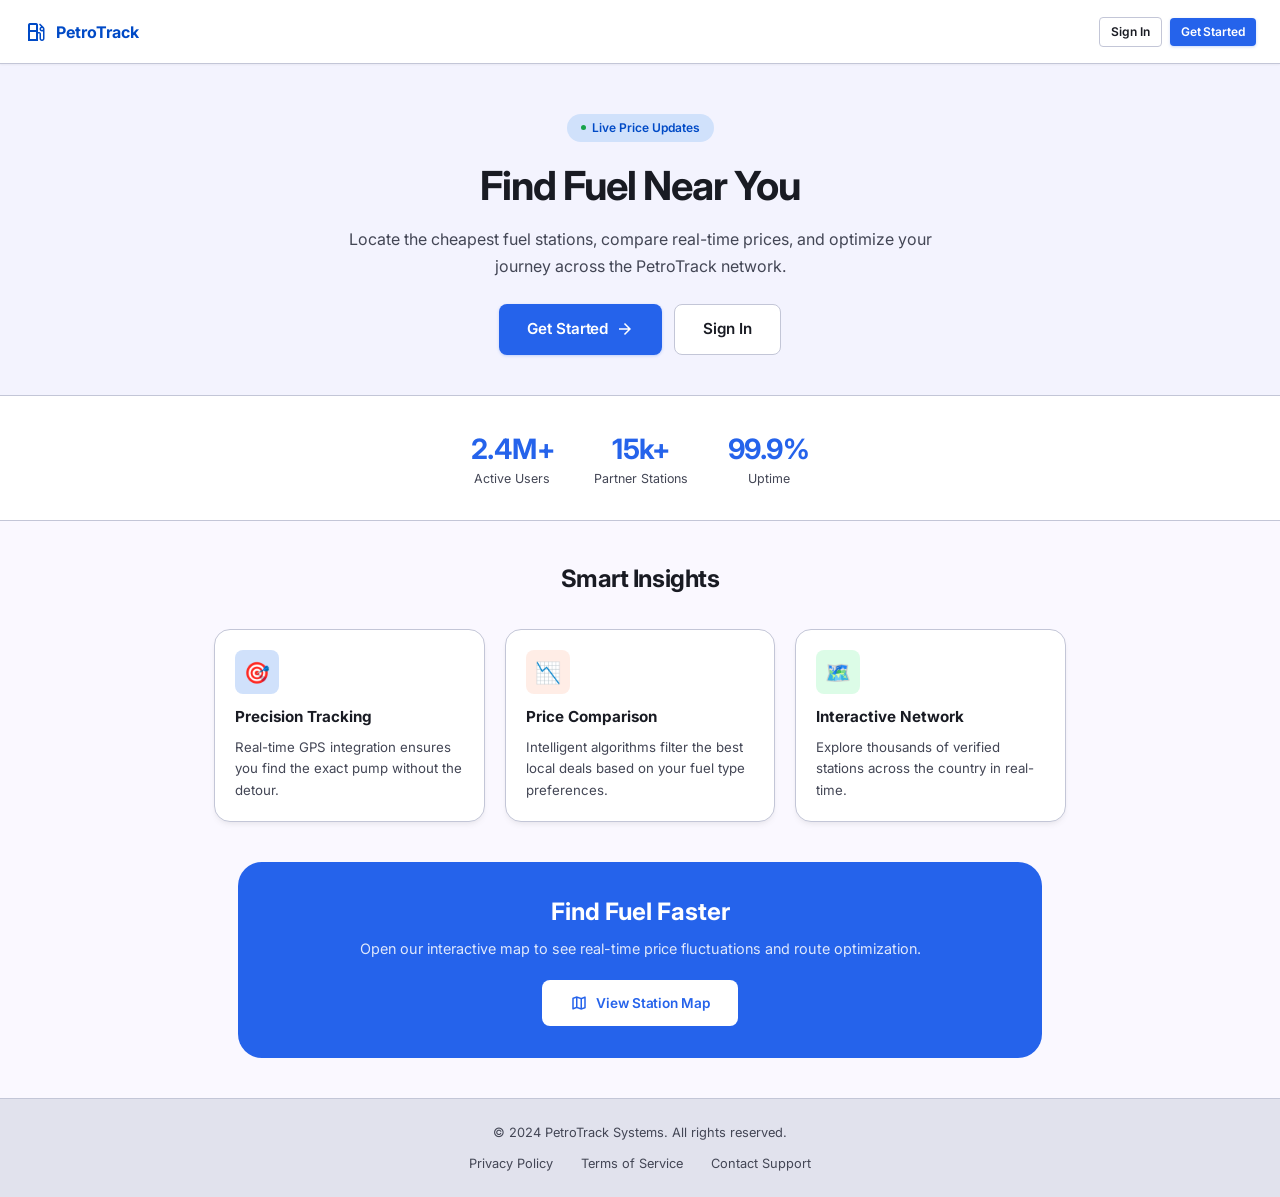
<file: index.html>
<!DOCTYPE html>
<html lang="en">
<head>
  <meta charset="UTF-8">
  <meta name="viewport" content="width=device-width, initial-scale=1.0">
  <title>PetroTrack — Find Fuel Near You</title>
  <link rel="stylesheet" href="style.css">
  <link href="https://fonts.googleapis.com/css2?family=Material+Symbols+Outlined:opsz,wght,FILL,GRAD@20..48,100..700,0..1,-50..200" rel="stylesheet">
</head>
<body>

  <!-- Nav -->
  <nav class="landing-nav">
    <a href="index.html" class="landing-nav-brand">
      <span class="material-symbols-outlined landing-nav-brand-icon">local_gas_station</span>
      <span class="landing-nav-brand-name">PetroTrack</span>
    </a>
    <div class="landing-nav-links">
      <a href="login.html" class="btn btn-secondary btn-sm">Sign In</a>
      <a href="signup.html" class="btn btn-primary btn-sm">Get Started</a>
    </div>
  </nav>

  <!-- Hero -->
  <section style="background: var(--surface-container-low);">
    <div class="landing-hero">
      <div class="landing-live-badge">
        <span class="badge-dot"></span>
        Live Price Updates
      </div>
      <h1>Find Fuel Near You</h1>
      <p>Locate the cheapest fuel stations, compare real-time prices, and optimize your journey across the PetroTrack network.</p>
      <div class="landing-hero-btns">
        <a href="signup.html" class="btn btn-primary" style="padding: 13px 28px; font-size: 0.95rem;">
          Get Started
          <span class="material-symbols-outlined" style="font-size:18px;">arrow_forward</span>
        </a>
        <a href="login.html" class="btn btn-secondary" style="padding: 13px 28px; font-size: 0.95rem;">
          Sign In
        </a>
      </div>
    </div>
  </section>

  <!-- Stats -->
  <div class="landing-stats">
    <div class="landing-stat">
      <div class="landing-stat-value">2.4M+</div>
      <div class="landing-stat-label">Active Users</div>
    </div>
    <div class="landing-stat">
      <div class="landing-stat-value">15k+</div>
      <div class="landing-stat-label">Partner Stations</div>
    </div>
    <div class="landing-stat">
      <div class="landing-stat-value">99.9%</div>
      <div class="landing-stat-label">Uptime</div>
    </div>
  </div>

  <!-- Features -->
  <section class="landing-features">
    <h2>Smart Insights</h2>
    <div class="features-grid">
      <div class="feature-card">
        <div class="feature-icon blue">🎯</div>
        <h3>Precision Tracking</h3>
        <p>Real-time GPS integration ensures you find the exact pump without the detour.</p>
      </div>
      <div class="feature-card">
        <div class="feature-icon orange">📉</div>
        <h3>Price Comparison</h3>
        <p>Intelligent algorithms filter the best local deals based on your fuel type preferences.</p>
      </div>
      <div class="feature-card">
        <div class="feature-icon green">🗺️</div>
        <h3>Interactive Network</h3>
        <p>Explore thousands of verified stations across the country in real-time.</p>
      </div>
    </div>
  </section>

  <!-- CTA Banner -->
  <div style="padding: 0 var(--sp-6); max-width: 900px; margin: 0 auto var(--sp-10);">
    <div class="landing-cta-banner">
      <h2>Find Fuel Faster</h2>
      <p>Open our interactive map to see real-time price fluctuations and route optimization.</p>
      <a href="signup.html" class="btn btn-white" style="padding: 13px 28px;">
        <span class="material-symbols-outlined" style="font-size:18px;">map</span>
        View Station Map
      </a>
    </div>
  </div>

  <!-- Footer -->
  <footer class="landing-footer">
    <p>© 2024 PetroTrack Systems. All rights reserved.</p>
    <div class="landing-footer-links">
      <a href="#">Privacy Policy</a>
      <a href="#">Terms of Service</a>
      <a href="#">Contact Support</a>
    </div>
  </footer>

</body>
</html>
</file>
<file: style.css>
/* ============================================================
   PETROTRACK — style.css (Light Theme — Stitch Design System)
   ============================================================ */

@import url('https://fonts.googleapis.com/css2?family=Inter:wght@400;500;600;700&display=swap');
@import url('https://fonts.googleapis.com/css2?family=Material+Symbols+Outlined:opsz,wght,FILL,GRAD@20..48,100..700,0..1,-50..200&display=swap');

/* ── CSS Variables ─────────────────────────────────────────── */
:root {
  /* Colors */
  --primary:               #004ac6;
  --primary-container:     #2563eb;
  --on-primary:            #ffffff;
  --on-primary-container:  #eeefff;
  --primary-fixed-dim:     #b4c5ff;
  --inverse-primary:       #b4c5ff;

  --secondary:             #505f76;
  --secondary-container:   #d0e1fb;
  --on-secondary:          #ffffff;
  --on-secondary-container:#54647a;

  --tertiary:              #943700;
  --tertiary-container:    #bc4800;
  --on-tertiary:           #ffffff;

  --error:                 #ba1a1a;
  --error-container:       #ffdad6;
  --on-error:              #ffffff;
  --on-error-container:    #93000a;

  --background:            #faf8ff;
  --on-background:         #191b23;

  --surface:               #faf8ff;
  --surface-dim:           #d9d9e5;
  --surface-bright:        #faf8ff;
  --surface-container-lowest: #ffffff;
  --surface-container-low: #f3f3fe;
  --surface-container:     #ededf9;
  --surface-container-high:#e7e7f3;
  --surface-container-highest: #e1e2ed;
  --surface-variant:       #e1e2ed;
  --surface-tint:          #0053db;

  --on-surface:            #191b23;
  --on-surface-variant:    #434655;
  --inverse-surface:       #2e3039;
  --inverse-on-surface:    #f0f0fb;

  --outline:               #737686;
  --outline-variant:       #c3c6d7;

  /* Semantic */
  --green:                 #16a34a;
  --green-bg:              #dcfce7;
  --green-border:          #bbf7d0;
  --red:                   #dc2626;
  --red-bg:                #fee2e2;
  --red-border:            #fecaca;
  --amber:                 #d97706;
  --amber-bg:              #fef3c7;

  /* Shadows */
  --shadow-sm: 0 1px 2px rgba(0,0,0,0.05);
  --shadow:    0 4px 6px -1px rgba(0,0,0,0.05), 0 2px 4px -1px rgba(0,0,0,0.03);
  --shadow-md: 0 10px 15px -3px rgba(0,0,0,0.07), 0 4px 6px -2px rgba(0,0,0,0.04);
  --shadow-lg: 0 20px 25px -5px rgba(0,0,0,0.08), 0 10px 10px -5px rgba(0,0,0,0.03);

  /* Border radius */
  --r-sm:  0.25rem;
  --r:     0.5rem;
  --r-md:  0.75rem;
  --r-lg:  1rem;
  --r-xl:  1.5rem;
  --r-full:9999px;

  /* Spacing */
  --sp-1:  4px;
  --sp-2:  8px;
  --sp-3:  12px;
  --sp-4:  16px;
  --sp-5:  20px;
  --sp-6:  24px;
  --sp-8:  32px;
  --sp-10: 40px;
  --sp-12: 48px;

  /* Typography */
  --font: 'Inter', -apple-system, BlinkMacSystemFont, sans-serif;
}

/* ── Reset ──────────────────────────────────────────────────── */
*, *::before, *::after { box-sizing: border-box; margin: 0; padding: 0; }

html { font-size: 16px; -webkit-font-smoothing: antialiased; }

body {
  font-family: var(--font);
  background: var(--background);
  color: var(--on-surface);
  line-height: 1.5;
  min-height: 100vh;
}

a { color: var(--primary); text-decoration: none; }
a:hover { text-decoration: underline; }

input, select, textarea, button { font-family: var(--font); }

/* ── Material Icons ─────────────────────────────────────────── */
.material-symbols-outlined {
  font-variation-settings: 'FILL' 0, 'wght' 400, 'GRAD' 0, 'opsz' 24;
  font-size: 20px;
  vertical-align: middle;
  line-height: 1;
}

/* ── Layout: Auth Pages ─────────────────────────────────────── */
.auth-page {
  min-height: 100vh;
  background: var(--surface-container-low);
  display: flex;
  flex-direction: column;
}

.auth-topbar {
  display: flex;
  align-items: center;
  justify-content: space-between;
  padding: 0 var(--sp-6);
  height: 64px;
  background: var(--surface-container-lowest);
  border-bottom: 1px solid var(--outline-variant);
  position: sticky;
  top: 0;
  z-index: 40;
}

.auth-brand {
  display: flex;
  align-items: center;
  gap: var(--sp-2);
  text-decoration: none;
}

.auth-brand-icon {
  color: var(--primary);
  font-size: 24px;
}

.auth-brand-name {
  font-size: 1.1rem;
  font-weight: 700;
  color: var(--primary);
  letter-spacing: -0.01em;
}

.auth-main {
  flex: 1;
  display: flex;
  flex-direction: column;
  align-items: center;
  justify-content: center;
  padding: var(--sp-8) var(--sp-4);
}

.auth-card {
  width: 100%;
  max-width: 440px;
  background: var(--surface-container-lowest);
  border: 1px solid var(--outline-variant);
  border-radius: var(--r-xl);
  padding: var(--sp-8);
  box-shadow: var(--shadow);
}

.auth-card-logo {
  display: flex;
  flex-direction: column;
  align-items: center;
  margin-bottom: var(--sp-6);
}

.auth-logo-icon {
  width: 56px;
  height: 56px;
  background: var(--primary-container);
  border-radius: var(--r-lg);
  display: flex;
  align-items: center;
  justify-content: center;
  margin-bottom: var(--sp-3);
}

.auth-logo-icon .material-symbols-outlined {
  color: var(--on-primary);
  font-size: 28px;
}

.auth-heading {
  font-size: 1.5rem;
  font-weight: 700;
  color: var(--on-surface);
  text-align: center;
  margin-bottom: var(--sp-1);
  letter-spacing: -0.02em;
}

.auth-sub {
  font-size: 0.9rem;
  color: var(--on-surface-variant);
  text-align: center;
  margin-bottom: var(--sp-6);
}

.auth-footer-text {
  text-align: center;
  font-size: 0.85rem;
  color: var(--on-surface-variant);
  margin-top: var(--sp-5);
}

.auth-footer-text a {
  color: var(--primary);
  font-weight: 600;
}

/* ── Role Selector (Tab Style) ─────────────────────────────── */
.role-tabs {
  margin-bottom: var(--sp-5);
}

.role-tabs-label {
  font-size: 0.75rem;
  font-weight: 600;
  text-transform: uppercase;
  letter-spacing: 0.05em;
  color: var(--on-surface-variant);
  margin-bottom: var(--sp-2);
  display: block;
}

.role-tabs-grid {
  display: grid;
  grid-template-columns: 1fr 1fr;
  background: var(--surface-variant);
  border-radius: var(--r);
  padding: 4px;
  gap: 4px;
}

.role-tab {
  display: flex;
  flex-direction: column;
  align-items: center;
  gap: var(--sp-1);
  padding: var(--sp-3) var(--sp-2);
  border-radius: calc(var(--r) - 2px);
  cursor: pointer;
  transition: all 0.18s;
  border: 1px solid transparent;
  background: transparent;
}

.role-tab input[type="radio"] {
  display: none;
}

.role-tab-icon {
  font-size: 22px;
  color: var(--on-surface-variant);
  transition: color 0.18s;
}

.role-tab-name {
  font-size: 0.82rem;
  font-weight: 600;
  color: var(--on-surface-variant);
  transition: color 0.18s;
}

.role-tab input:checked ~ .role-tab-inner {
  color: var(--primary);
}

.role-tab:has(input:checked) {
  background: var(--surface-container-lowest);
  border-color: rgba(0,74,198,0.15);
  box-shadow: var(--shadow-sm);
}

.role-tab:has(input:checked) .role-tab-icon,
.role-tab:has(input:checked) .role-tab-name {
  color: var(--primary);
}

/* ── Form Elements ─────────────────────────────────────────── */
.form-group {
  margin-bottom: var(--sp-4);
}

.form-label {
  display: block;
  font-size: 0.82rem;
  font-weight: 600;
  color: var(--on-surface-variant);
  margin-bottom: var(--sp-1);
  letter-spacing: 0.01em;
}

.input-wrap {
  position: relative;
}

.input-icon {
  position: absolute;
  left: 12px;
  top: 50%;
  transform: translateY(-50%);
  color: var(--outline);
  font-size: 18px;
  pointer-events: none;
}

.input-icon-right {
  position: absolute;
  right: 12px;
  top: 50%;
  transform: translateY(-50%);
  color: var(--outline);
  font-size: 18px;
  cursor: pointer;
}

.form-input {
  width: 100%;
  padding: 11px 14px 11px 40px;
  background: var(--surface-container-lowest);
  border: 1px solid var(--outline-variant);
  border-radius: var(--r);
  font-size: 0.9rem;
  color: var(--on-surface);
  outline: none;
  transition: border-color 0.15s, box-shadow 0.15s;
}

.form-input:focus {
  border-color: var(--primary-container);
  box-shadow: 0 0 0 3px rgba(37,99,235,0.12);
}

.form-input::placeholder {
  color: var(--outline);
  opacity: 0.7;
}

.form-input.no-icon {
  padding-left: 14px;
}

select.form-input {
  padding-left: 14px;
  cursor: pointer;
  appearance: none;
  background-image: url("data:image/svg+xml,%3Csvg xmlns='http://www.w3.org/2000/svg' width='12' height='12' viewBox='0 0 12 12'%3E%3Cpath d='M2 4l4 4 4-4' stroke='%23737686' stroke-width='1.5' fill='none' stroke-linecap='round'/%3E%3C/svg%3E");
  background-repeat: no-repeat;
  background-position: right 12px center;
  padding-right: 32px;
}

textarea.form-input {
  padding-left: 14px;
  resize: vertical;
  min-height: 80px;
}

.form-hint {
  font-size: 0.75rem;
  color: var(--on-surface-variant);
  margin-top: var(--sp-1);
}

.form-grid-2 {
  display: grid;
  grid-template-columns: 1fr 1fr;
  gap: var(--sp-3);
}

/* ── Checkbox ───────────────────────────────────────────────── */
.checkbox-row {
  display: flex;
  align-items: flex-start;
  gap: var(--sp-3);
  padding: var(--sp-2) 0;
}

.checkbox-row input[type="checkbox"] {
  width: 18px;
  height: 18px;
  margin-top: 2px;
  accent-color: var(--primary);
  border-radius: var(--r-sm);
  cursor: pointer;
  flex-shrink: 0;
}

.checkbox-row label {
  font-size: 0.85rem;
  color: var(--on-surface-variant);
  cursor: pointer;
  line-height: 1.5;
}

/* ── Buttons ────────────────────────────────────────────────── */
.btn {
  display: inline-flex;
  align-items: center;
  justify-content: center;
  gap: var(--sp-2);
  padding: 11px 20px;
  border-radius: var(--r);
  font-size: 0.88rem;
  font-weight: 600;
  font-family: var(--font);
  border: none;
  cursor: pointer;
  transition: all 0.15s;
  text-decoration: none;
  white-space: nowrap;
}

.btn:active { transform: scale(0.98); }

.btn-primary {
  background: var(--primary-container);
  color: var(--on-primary);
  box-shadow: var(--shadow-sm);
}

.btn-primary:hover {
  background: var(--primary);
  box-shadow: var(--shadow);
  text-decoration: none;
  color: var(--on-primary);
}

.btn-secondary {
  background: var(--surface-container-lowest);
  color: var(--on-surface);
  border: 1px solid var(--outline-variant);
}

.btn-secondary:hover {
  background: var(--surface-container-low);
  text-decoration: none;
}

.btn-ghost {
  background: transparent;
  color: var(--primary);
  padding: 6px 12px;
  font-size: 0.8rem;
}

.btn-ghost:hover {
  background: var(--surface-container);
  text-decoration: none;
}

.btn-danger {
  background: var(--red-bg);
  color: var(--red);
  border: 1px solid var(--red-border);
}

.btn-danger:hover { background: #fecaca; text-decoration: none; }

.btn-logout {
  background: var(--surface-container);
  color: var(--on-surface-variant);
  border: 1px solid var(--outline-variant);
  width: 100%;
  justify-content: center;
}

.btn-logout:hover {
  background: var(--red-bg);
  color: var(--red);
  border-color: var(--red-border);
  text-decoration: none;
}

.btn-full { width: 100%; justify-content: center; padding: 13px; }
.btn-sm { padding: 7px 14px; font-size: 0.78rem; }

/* ── Admin Portal Link ──────────────────────────────────────── */
.admin-portal-link {
  display: flex;
  align-items: center;
  justify-content: center;
  gap: var(--sp-2);
  margin-top: var(--sp-5);
  padding: var(--sp-3) var(--sp-4);
  border: 1px dashed var(--outline-variant);
  border-radius: var(--r);
  font-size: 0.8rem;
  color: var(--on-surface-variant);
  cursor: pointer;
  transition: all 0.15s;
  text-decoration: none;
}

.admin-portal-link:hover {
  border-color: var(--outline);
  color: var(--on-surface);
  background: var(--surface-container-low);
  text-decoration: none;
}

/* ── Auth Footer ────────────────────────────────────────────── */
.auth-page-footer {
  padding: var(--sp-6) var(--sp-6);
  background: var(--surface-container-highest);
  border-top: 1px solid var(--outline-variant);
  display: flex;
  flex-direction: column;
  align-items: center;
  gap: var(--sp-3);
  text-align: center;
}

.auth-page-footer p {
  font-size: 0.8rem;
  color: var(--on-surface-variant);
}

.auth-page-footer-links {
  display: flex;
  flex-wrap: wrap;
  justify-content: center;
  gap: var(--sp-1);
}

.auth-page-footer-links a {
  font-size: 0.8rem;
  color: var(--on-surface-variant);
  padding: 0 var(--sp-3);
}

.auth-page-footer-links a:hover { color: var(--primary); }

/* ── Error / Success Messages ───────────────────────────────── */
.msg {
  padding: 10px 14px;
  border-radius: var(--r);
  font-size: 0.83rem;
  margin-bottom: var(--sp-4);
  display: none;
}

.msg.show { display: block; }

.msg-error {
  background: var(--red-bg);
  border: 1px solid var(--red-border);
  color: var(--red);
}

.msg-success {
  background: var(--green-bg);
  border: 1px solid var(--green-border);
  color: var(--green);
}

/* ── App Layout (Dashboard pages) ───────────────────────────── */
.app-layout {
  display: flex;
  min-height: 100vh;
  background: var(--surface-container-low);
}

/* ── Sidebar ────────────────────────────────────────────────── */
.sidebar {
  width: 240px;
  flex-shrink: 0;
  background: var(--surface-container-lowest);
  border-right: 1px solid var(--outline-variant);
  display: flex;
  flex-direction: column;
  position: fixed;
  top: 0;
  left: 0;
  height: 100vh;
  z-index: 30;
  overflow-y: auto;
}

.sidebar-brand {
  display: flex;
  align-items: center;
  gap: var(--sp-2);
  padding: var(--sp-5) var(--sp-4);
  border-bottom: 1px solid var(--outline-variant);
}

.sidebar-brand-icon {
  width: 36px;
  height: 36px;
  background: var(--primary-container);
  border-radius: var(--r);
  display: flex;
  align-items: center;
  justify-content: center;
  flex-shrink: 0;
}

.sidebar-brand-icon .material-symbols-outlined {
  color: var(--on-primary);
  font-size: 20px;
}

.brand-name {
  font-size: 0.95rem;
  font-weight: 700;
  color: var(--primary);
  letter-spacing: -0.01em;
}

.brand-tagline {
  font-size: 0.65rem;
  color: var(--on-surface-variant);
  text-transform: uppercase;
  letter-spacing: 0.06em;
}

.sidebar-nav {
  flex: 1;
  padding: var(--sp-3) var(--sp-2);
}

.nav-label {
  font-size: 0.68rem;
  font-weight: 600;
  text-transform: uppercase;
  letter-spacing: 0.08em;
  color: var(--outline);
  padding: var(--sp-4) var(--sp-3) var(--sp-2);
}

.nav-link {
  display: flex;
  align-items: center;
  gap: var(--sp-3);
  padding: 9px var(--sp-3);
  border-radius: var(--r);
  font-size: 0.88rem;
  font-weight: 500;
  color: var(--on-surface-variant);
  cursor: pointer;
  transition: all 0.15s;
  text-decoration: none;
  margin-bottom: 2px;
}

.nav-link:hover {
  background: var(--surface-container);
  color: var(--on-surface);
  text-decoration: none;
}

.nav-link.active {
  background: var(--secondary-container);
  color: var(--primary);
  font-weight: 600;
}

.nav-link .material-symbols-outlined {
  font-size: 18px;
  color: inherit;
}

.sidebar-footer {
  padding: var(--sp-4);
  border-top: 1px solid var(--outline-variant);
}

/* ── Main Content Area ──────────────────────────────────────── */
.main-content {
  flex: 1;
  margin-left: 240px;
  display: flex;
  flex-direction: column;
  min-height: 100vh;
}

/* ── Topbar ─────────────────────────────────────────────────── */
.topbar {
  display: flex;
  align-items: center;
  justify-content: space-between;
  padding: 0 var(--sp-6);
  height: 64px;
  background: var(--surface-container-lowest);
  border-bottom: 1px solid var(--outline-variant);
  position: sticky;
  top: 0;
  z-index: 20;
  box-shadow: var(--shadow-sm);
}

.topbar-left {}

.topbar-title {
  font-size: 1rem;
  font-weight: 700;
  color: var(--on-surface);
  letter-spacing: -0.01em;
}

.topbar-subtitle {
  font-size: 0.75rem;
  color: var(--on-surface-variant);
  margin-top: 1px;
}

.topbar-right {
  display: flex;
  align-items: center;
  gap: var(--sp-3);
}

.topbar-badge {
  display: inline-flex;
  align-items: center;
  gap: 6px;
  padding: 5px 12px;
  background: var(--surface-container);
  border: 1px solid var(--outline-variant);
  border-radius: var(--r-full);
  font-size: 0.78rem;
  font-weight: 500;
  color: var(--on-surface-variant);
}

/* ── Status Badge ───────────────────────────────────────────── */
.badge {
  display: inline-flex;
  align-items: center;
  gap: 5px;
  padding: 4px 10px;
  border-radius: var(--r-full);
  font-size: 0.72rem;
  font-weight: 600;
}

.badge-active {
  background: var(--green-bg);
  color: var(--green);
  border: 1px solid var(--green-border);
}

.badge-dot {
  width: 6px;
  height: 6px;
  border-radius: 50%;
  background: var(--green);
  display: inline-block;
  animation: pulse 2s infinite;
}

@keyframes pulse {
  0%, 100% { opacity: 1; }
  50% { opacity: 0.4; }
}

/* ── Page Body ──────────────────────────────────────────────── */
.page-body {
  flex: 1;
  padding: var(--sp-6);
}

/* ── Stats Row ──────────────────────────────────────────────── */
.stats-row {
  display: grid;
  grid-template-columns: repeat(auto-fit, minmax(180px, 1fr));
  gap: var(--sp-4);
  margin-bottom: var(--sp-6);
}

.stat-card {
  background: var(--surface-container-lowest);
  border: 1px solid var(--outline-variant);
  border-radius: var(--r-lg);
  padding: var(--sp-5);
  box-shadow: var(--shadow);
}

.stat-label {
  font-size: 0.72rem;
  font-weight: 600;
  text-transform: uppercase;
  letter-spacing: 0.07em;
  color: var(--on-surface-variant);
  margin-bottom: var(--sp-2);
}

.stat-value {
  font-size: 1.75rem;
  font-weight: 700;
  color: var(--on-surface);
  letter-spacing: -0.02em;
  margin-bottom: var(--sp-1);
}

.stat-delta {
  font-size: 0.75rem;
  color: var(--green);
}

.stat-status {
  font-size: 0.72rem;
  color: var(--on-surface-variant);
  display: flex;
  align-items: center;
  gap: 5px;
}

.stat-dot {
  width: 6px;
  height: 6px;
  border-radius: 50%;
  background: var(--green);
  display: inline-block;
}

/* ── Content Grid ───────────────────────────────────────────── */
.content-grid {
  display: grid;
  grid-template-columns: 1fr 380px;
  gap: var(--sp-5);
}

/* ── Panels ─────────────────────────────────────────────────── */
.panel {
  background: var(--surface-container-lowest);
  border: 1px solid var(--outline-variant);
  border-radius: var(--r-lg);
  box-shadow: var(--shadow);
  overflow: hidden;
}

.panel-header {
  display: flex;
  align-items: center;
  justify-content: space-between;
  padding: var(--sp-4) var(--sp-5);
  border-bottom: 1px solid var(--outline-variant);
  background: var(--surface-container-low);
}

.panel-title {
  font-size: 0.9rem;
  font-weight: 700;
  color: var(--on-surface);
}

.panel-subtitle {
  font-size: 0.75rem;
  color: var(--on-surface-variant);
  margin-top: 2px;
}

.panel-badge {
  display: inline-flex;
  align-items: center;
  padding: 4px 10px;
  background: var(--secondary-container);
  color: var(--on-secondary-container);
  border-radius: var(--r-full);
  font-size: 0.72rem;
  font-weight: 600;
}

.panel-badge.amber {
  background: var(--amber-bg);
  color: var(--amber);
}

.panel-body {
  padding: var(--sp-4) var(--sp-5);
}

/* ── Data Table ─────────────────────────────────────────────── */
.data-table {
  width: 100%;
  border-collapse: collapse;
}

.data-table th {
  text-align: left;
  font-size: 0.72rem;
  font-weight: 600;
  text-transform: uppercase;
  letter-spacing: 0.07em;
  color: var(--on-surface-variant);
  padding: var(--sp-3) var(--sp-4);
  border-bottom: 1px solid var(--outline-variant);
  background: var(--surface-container-low);
}

.data-table td {
  padding: var(--sp-3) var(--sp-4);
  font-size: 0.85rem;
  color: var(--on-surface);
  border-bottom: 1px solid var(--outline-variant);
}

.data-table tr:last-child td { border-bottom: none; }
.data-table tr:hover td { background: var(--surface-container-low); }

/* ── Station Card ───────────────────────────────────────────── */
.station-card {
  background: var(--surface-container-lowest);
  border: 1px solid var(--outline-variant);
  border-radius: var(--r-lg);
  box-shadow: var(--shadow);
  overflow: hidden;
  transition: box-shadow 0.15s, transform 0.15s;
}

.station-card:hover {
  box-shadow: var(--shadow-md);
  transform: translateY(-1px);
}

.station-card-img {
  width: 100%;
  height: 140px;
  object-fit: cover;
  background: var(--surface-container);
  display: flex;
  align-items: center;
  justify-content: center;
  color: var(--outline);
  font-size: 2rem;
}

.station-card-body {
  padding: var(--sp-4);
}

.station-card-header {
  display: flex;
  align-items: flex-start;
  justify-content: space-between;
  margin-bottom: var(--sp-2);
}

.station-card-name {
  font-size: 0.95rem;
  font-weight: 700;
  color: var(--on-surface);
}

.station-card-location {
  font-size: 0.78rem;
  color: var(--on-surface-variant);
  display: flex;
  align-items: center;
  gap: 4px;
  margin-bottom: var(--sp-3);
}

.avail-badge {
  display: inline-flex;
  align-items: center;
  gap: 4px;
  padding: 3px 8px;
  border-radius: var(--r-full);
  font-size: 0.7rem;
  font-weight: 600;
  flex-shrink: 0;
}

.avail-badge.available {
  background: var(--green-bg);
  color: var(--green);
  border: 1px solid var(--green-border);
}

.avail-badge.unavailable {
  background: var(--red-bg);
  color: var(--red);
  border: 1px solid var(--red-border);
}

.station-divider {
  height: 1px;
  background: var(--outline-variant);
  margin: var(--sp-3) 0;
}

.fuel-prices {
  display: grid;
  grid-template-columns: 1fr 1fr;
  gap: var(--sp-2);
}

.fuel-price-item {}

.fuel-price-label {
  font-size: 0.7rem;
  color: var(--on-surface-variant);
  margin-bottom: 2px;
}

.fuel-price-value {
  font-size: 1rem;
  font-weight: 700;
  color: var(--primary-container);
}

/* ── Fuel Pills ─────────────────────────────────────────────── */
.fuel-pills {
  display: flex;
  flex-wrap: wrap;
  gap: var(--sp-1);
  margin-top: var(--sp-2);
}

.fuel-pill {
  display: inline-flex;
  align-items: center;
  gap: 4px;
  padding: 3px 8px;
  border-radius: var(--r-full);
  font-size: 0.72rem;
  font-weight: 500;
}

.fuel-pill.avail {
  background: var(--green-bg);
  color: var(--green);
  border: 1px solid var(--green-border);
}

.fuel-pill.unavail {
  background: var(--surface-container);
  color: var(--on-surface-variant);
  border: 1px solid var(--outline-variant);
  text-decoration: line-through;
  opacity: 0.6;
}

.pill-dot {
  width: 5px;
  height: 5px;
  border-radius: 50%;
  background: currentColor;
  display: inline-block;
}

/* ── Search Bar ─────────────────────────────────────────────── */
.search-bar {
  display: flex;
  gap: var(--sp-3);
  margin-bottom: var(--sp-5);
  flex-wrap: wrap;
}

.search-bar input,
.search-bar select {
  padding: 10px 14px;
  background: var(--surface-container-lowest);
  border: 1px solid var(--outline-variant);
  border-radius: var(--r);
  font-size: 0.88rem;
  color: var(--on-surface);
  outline: none;
  transition: border-color 0.15s;
  font-family: var(--font);
}

.search-bar input:focus,
.search-bar select:focus {
  border-color: var(--primary-container);
  box-shadow: 0 0 0 3px rgba(37,99,235,0.1);
}

.search-bar input { flex: 2; min-width: 200px; }
.search-bar select { flex: 1; min-width: 140px; }

/* ── Fuel Toggle Rows ───────────────────────────────────────── */
.fuel-toggle-row {
  display: flex;
  align-items: center;
  justify-content: space-between;
  padding: var(--sp-3) 0;
  border-bottom: 1px solid var(--outline-variant);
}

.fuel-toggle-row:last-of-type { border-bottom: none; }

.fuel-toggle-label {
  display: flex;
  align-items: center;
  gap: var(--sp-2);
  font-size: 0.88rem;
  color: var(--on-surface);
  font-weight: 500;
}

.fuel-icon {
  width: 32px;
  height: 32px;
  border-radius: var(--r-sm);
  background: var(--surface-container);
  display: flex;
  align-items: center;
  justify-content: center;
  font-size: 1rem;
}

/* ── Toggle Switch ──────────────────────────────────────────── */
.toggle-switch { position: relative; display: inline-block; width: 44px; height: 24px; }
.toggle-switch input { opacity: 0; width: 0; height: 0; }

.toggle-track {
  position: absolute; inset: 0;
  background: var(--outline-variant);
  border-radius: var(--r-full);
  cursor: pointer;
  transition: background 0.2s;
}

.toggle-track::before {
  content: '';
  position: absolute;
  width: 18px; height: 18px;
  left: 3px; top: 3px;
  background: white;
  border-radius: 50%;
  transition: transform 0.2s;
  box-shadow: var(--shadow-sm);
}

.toggle-switch input:checked + .toggle-track { background: var(--primary-container); }
.toggle-switch input:checked + .toggle-track::before { transform: translateX(20px); }

/* ── Price Inputs ───────────────────────────────────────────── */
.price-inputs {
  display: grid;
  gap: var(--sp-3);
  margin-bottom: var(--sp-4);
}

.price-input-group {}

.price-input-label {
  display: block;
  font-size: 0.72rem;
  font-weight: 600;
  text-transform: uppercase;
  letter-spacing: 0.05em;
  color: var(--on-surface-variant);
  margin-bottom: var(--sp-1);
}

.price-input-group input {
  width: 100%;
  padding: 9px 12px;
  background: var(--surface-container-lowest);
  border: 1px solid var(--outline-variant);
  border-radius: var(--r);
  font-size: 0.88rem;
  color: var(--on-surface);
  outline: none;
  font-family: var(--font);
  transition: border-color 0.15s;
}

.price-input-group input:focus {
  border-color: var(--primary-container);
  box-shadow: 0 0 0 3px rgba(37,99,235,0.1);
}

/* ── Notification Bell ──────────────────────────────────────── */
.notif-bell-wrap { position: relative; }

.notif-bell-btn {
  background: transparent;
  border: none;
  cursor: pointer;
  width: 36px; height: 36px;
  border-radius: var(--r-full);
  display: flex; align-items: center; justify-content: center;
  color: var(--on-surface-variant);
  transition: background 0.15s;
  position: relative;
}

.notif-bell-btn:hover { background: var(--surface-container); }

.notif-bell-btn .material-symbols-outlined { font-size: 20px; }

.notif-badge {
  position: absolute;
  top: 4px; right: 4px;
  min-width: 16px; height: 16px;
  background: var(--error);
  color: white;
  border-radius: var(--r-full);
  font-size: 0.62rem;
  font-weight: 700;
  display: flex; align-items: center; justify-content: center;
  padding: 0 3px;
}

.notif-panel {
  position: absolute;
  top: calc(100% + 8px);
  right: 0;
  width: 320px;
  background: var(--surface-container-lowest);
  border: 1px solid var(--outline-variant);
  border-radius: var(--r-lg);
  box-shadow: var(--shadow-lg);
  z-index: 100;
  display: none;
  overflow: hidden;
}

.notif-panel-header {
  display: flex;
  align-items: center;
  justify-content: space-between;
  padding: var(--sp-3) var(--sp-4);
  border-bottom: 1px solid var(--outline-variant);
  background: var(--surface-container-low);
}

.notif-panel-title {
  font-size: 0.85rem;
  font-weight: 700;
  color: var(--on-surface);
}

.notif-list { max-height: 320px; overflow-y: auto; }

.notif-item {
  display: flex;
  gap: var(--sp-3);
  padding: var(--sp-3) var(--sp-4);
  border-bottom: 1px solid var(--outline-variant);
  cursor: pointer;
  transition: background 0.12s;
}

.notif-item:last-child { border-bottom: none; }
.notif-item:hover { background: var(--surface-container-low); }
.notif-unread { background: rgba(37,99,235,0.04); }

.notif-icon {
  width: 32px; height: 32px;
  border-radius: var(--r);
  background: var(--surface-container);
  display: flex; align-items: center; justify-content: center;
  font-size: 1rem; flex-shrink: 0;
}

.notif-body { flex: 1; min-width: 0; }

.notif-title {
  font-size: 0.82rem;
  font-weight: 600;
  color: var(--on-surface);
  margin-bottom: 2px;
}

.notif-msg {
  font-size: 0.78rem;
  color: var(--on-surface-variant);
  white-space: nowrap;
  overflow: hidden;
  text-overflow: ellipsis;
}

.notif-time {
  font-size: 0.68rem;
  color: var(--outline);
  margin-top: 3px;
}

/* ── Empty State ────────────────────────────────────────────── */
.empty {
  display: flex;
  flex-direction: column;
  align-items: center;
  justify-content: center;
  padding: var(--sp-10) var(--sp-4);
  text-align: center;
}

.empty-icon { font-size: 2rem; margin-bottom: var(--sp-3); opacity: 0.5; }

.empty-text {
  font-size: 0.85rem;
  color: var(--on-surface-variant);
}

/* ── Divider ────────────────────────────────────────────────── */
.divider {
  height: 1px;
  background: var(--outline-variant);
  margin: var(--sp-4) 0;
}

/* ── Toast ──────────────────────────────────────────────────── */
@keyframes slideUp {
  from { opacity: 0; transform: translateY(10px); }
  to   { opacity: 1; transform: translateY(0); }
}

/* ── Landing Page ───────────────────────────────────────────── */
.landing-nav {
  display: flex;
  align-items: center;
  justify-content: space-between;
  padding: 0 var(--sp-6);
  height: 64px;
  background: var(--surface-container-lowest);
  border-bottom: 1px solid var(--outline-variant);
  position: sticky;
  top: 0;
  z-index: 40;
  box-shadow: var(--shadow-sm);
}

.landing-nav-brand {
  display: flex;
  align-items: center;
  gap: var(--sp-2);
  text-decoration: none;
}

.landing-nav-brand-icon {
  color: var(--primary);
  font-size: 22px;
}

.landing-nav-brand-name {
  font-size: 1rem;
  font-weight: 700;
  color: var(--primary);
}

.landing-nav-links {
  display: flex;
  align-items: center;
  gap: var(--sp-2);
}

.landing-hero {
  text-align: center;
  padding: var(--sp-12) var(--sp-6) var(--sp-10);
  max-width: 640px;
  margin: 0 auto;
}

.landing-live-badge {
  display: inline-flex;
  align-items: center;
  gap: 6px;
  padding: 5px 14px;
  background: var(--secondary-container);
  color: var(--primary);
  border-radius: var(--r-full);
  font-size: 0.75rem;
  font-weight: 600;
  margin-bottom: var(--sp-5);
}

.landing-hero h1 {
  font-size: 2.5rem;
  font-weight: 700;
  color: var(--on-surface);
  letter-spacing: -0.03em;
  line-height: 1.2;
  margin-bottom: var(--sp-4);
}

.landing-hero p {
  font-size: 1rem;
  color: var(--on-surface-variant);
  line-height: 1.7;
  margin-bottom: var(--sp-6);
}

.landing-hero-btns {
  display: flex;
  gap: var(--sp-3);
  justify-content: center;
  flex-wrap: wrap;
}

.landing-stats {
  display: flex;
  justify-content: center;
  gap: var(--sp-10);
  padding: var(--sp-8) var(--sp-6);
  background: var(--surface-container-lowest);
  border-top: 1px solid var(--outline-variant);
  border-bottom: 1px solid var(--outline-variant);
}

.landing-stat {}

.landing-stat-value {
  font-size: 1.75rem;
  font-weight: 700;
  color: var(--primary-container);
  letter-spacing: -0.02em;
  text-align: center;
}

.landing-stat-label {
  font-size: 0.78rem;
  color: var(--on-surface-variant);
  text-align: center;
}

.landing-features {
  padding: var(--sp-10) var(--sp-6);
  max-width: 900px;
  margin: 0 auto;
}

.landing-features h2 {
  font-size: 1.5rem;
  font-weight: 700;
  color: var(--on-surface);
  text-align: center;
  margin-bottom: var(--sp-8);
  letter-spacing: -0.02em;
}

.features-grid {
  display: grid;
  grid-template-columns: repeat(auto-fit, minmax(250px, 1fr));
  gap: var(--sp-5);
}

.feature-card {
  background: var(--surface-container-lowest);
  border: 1px solid var(--outline-variant);
  border-radius: var(--r-lg);
  padding: var(--sp-5);
  box-shadow: var(--shadow);
}

.feature-icon {
  width: 44px; height: 44px;
  border-radius: var(--r);
  display: flex; align-items: center; justify-content: center;
  font-size: 1.3rem;
  margin-bottom: var(--sp-3);
}

.feature-icon.blue { background: var(--secondary-container); }
.feature-icon.orange { background: #ffede6; }
.feature-icon.green { background: var(--green-bg); }

.feature-card h3 {
  font-size: 0.95rem;
  font-weight: 700;
  color: var(--on-surface);
  margin-bottom: var(--sp-2);
}

.feature-card p {
  font-size: 0.83rem;
  color: var(--on-surface-variant);
  line-height: 1.6;
}

.landing-cta-banner {
  margin: 0 var(--sp-6) var(--sp-10);
  padding: var(--sp-8);
  background: var(--primary-container);
  border-radius: var(--r-xl);
  text-align: center;
  color: white;
}

.landing-cta-banner h2 {
  font-size: 1.5rem;
  font-weight: 700;
  margin-bottom: var(--sp-2);
}

.landing-cta-banner p {
  font-size: 0.9rem;
  opacity: 0.85;
  margin-bottom: var(--sp-5);
}

.btn-white {
  background: white;
  color: var(--primary-container);
  font-weight: 700;
}

.btn-white:hover {
  background: var(--on-primary-container);
  text-decoration: none;
  color: var(--primary);
}

.landing-footer {
  padding: var(--sp-6);
  background: var(--surface-container-highest);
  border-top: 1px solid var(--outline-variant);
  display: flex;
  flex-direction: column;
  align-items: center;
  gap: var(--sp-3);
  text-align: center;
}

.landing-footer p { font-size: 0.8rem; color: var(--on-surface-variant); }

.landing-footer-links {
  display: flex;
  flex-wrap: wrap;
  justify-content: center;
  gap: var(--sp-1);
}

.landing-footer-links a {
  font-size: 0.8rem;
  color: var(--on-surface-variant);
  padding: 0 var(--sp-3);
}

.landing-footer-links a:hover { color: var(--primary); text-decoration: none; }

/* ── Broadcast Panel ────────────────────────────────────────── */
.broadcast-panel {}

/* ── Responsive ─────────────────────────────────────────────── */
@media (max-width: 900px) {
  .content-grid { grid-template-columns: 1fr; }
}

@media (max-width: 768px) {
  .sidebar { transform: translateX(-100%); }
  .main-content { margin-left: 0; }
  .stats-row { grid-template-columns: 1fr 1fr; }
  .landing-hero h1 { font-size: 1.75rem; }
  .landing-stats { gap: var(--sp-6); flex-wrap: wrap; }
}

@media (max-width: 480px) {
  .stats-row { grid-template-columns: 1fr; }
  .page-body { padding: var(--sp-4); }
  .auth-card { padding: var(--sp-5); }
  .form-grid-2 { grid-template-columns: 1fr; }
}

/* ============================================================
   PETROTRACK — UI IMPROVEMENTS
   Improved cards, sidebar, topbar, badges, spacing
   Appended over base styles — fonts untouched
   ============================================================ */

/* ── Sidebar — tighter, cleaner, more depth ─────────────── */
.sidebar {
  width: 232px;
  background: var(--surface-container-lowest);
  border-right: 1px solid var(--outline-variant);
  box-shadow: 2px 0 8px rgba(0,0,0,0.04);
}

.sidebar-brand {
  padding: 18px var(--sp-4) 16px;
  border-bottom: 1px solid var(--outline-variant);
  background: var(--surface-container-lowest);
}

.sidebar-brand-icon {
  width: 34px;
  height: 34px;
  border-radius: var(--r);
  background: var(--primary-container);
  box-shadow: 0 2px 6px rgba(37,99,235,0.25);
}

.brand-name {
  font-size: 0.92rem;
  font-weight: 700;
  letter-spacing: -0.015em;
  color: var(--primary);
}

.brand-tagline {
  font-size: 0.6rem;
  letter-spacing: 0.08em;
  color: var(--outline);
  margin-top: 1px;
}

.sidebar-nav {
  padding: var(--sp-2) var(--sp-2) var(--sp-2);
}

.nav-label {
  font-size: 0.62rem;
  font-weight: 700;
  letter-spacing: 0.1em;
  color: var(--outline);
  padding: 14px var(--sp-3) var(--sp-1);
  text-transform: uppercase;
}

.nav-link {
  padding: 8px 10px;
  border-radius: var(--r);
  font-size: 0.84rem;
  font-weight: 500;
  color: var(--on-surface-variant);
  gap: 10px;
  margin-bottom: 1px;
  letter-spacing: -0.005em;
}

.nav-link:hover {
  background: var(--surface-container);
  color: var(--on-surface);
}

.nav-link.active {
  background: var(--secondary-container);
  color: var(--primary);
  font-weight: 600;
  box-shadow: inset 3px 0 0 var(--primary-container);
}

.nav-link .nav-icon {
  font-size: 1rem;
  width: 20px;
  text-align: center;
  flex-shrink: 0;
}

.sidebar-footer {
  padding: var(--sp-3) var(--sp-3);
  border-top: 1px solid var(--outline-variant);
}

/* ── Topbar — more refined ───────────────────────────────── */
.main-content { margin-left: 232px; }

.topbar {
  height: 60px;
  padding: 0 var(--sp-6);
  background: var(--surface-container-lowest);
  border-bottom: 1px solid var(--outline-variant);
  box-shadow: 0 1px 3px rgba(0,0,0,0.05);
}

.topbar-title {
  font-size: 0.96rem;
  font-weight: 700;
  letter-spacing: -0.015em;
  color: var(--on-surface);
}

.topbar-subtitle {
  font-size: 0.72rem;
  color: var(--outline);
  margin-top: 1px;
}

.topbar-badge {
  padding: 4px 11px;
  font-size: 0.75rem;
  font-weight: 500;
  background: var(--surface-container);
  border: 1px solid var(--outline-variant);
  border-radius: var(--r-full);
  color: var(--on-surface-variant);
  max-width: 220px;
  overflow: hidden;
  text-overflow: ellipsis;
  white-space: nowrap;
}

/* ── Status bar in admin topbar ──────────────────────────── */
.status-bar {
  display: flex;
  align-items: center;
  gap: 8px;
  font-size: 0.65rem;
  color: var(--outline);
  margin-top: 2px;
  letter-spacing: 0.02em;
}

/* ── Stat Cards — more polished ──────────────────────────── */
.stat-card {
  background: var(--surface-container-lowest);
  border: 1px solid var(--outline-variant);
  border-radius: var(--r-lg);
  padding: var(--sp-5) var(--sp-5) var(--sp-4);
  box-shadow: var(--shadow);
  position: relative;
  overflow: hidden;
  transition: box-shadow 0.15s, transform 0.15s;
}

.stat-card:hover {
  box-shadow: var(--shadow-md);
  transform: translateY(-1px);
}

.stat-card::before {
  content: '';
  position: absolute;
  top: 0; left: 0; right: 0;
  height: 3px;
  background: var(--primary-container);
  opacity: 0.5;
}

.stat-label {
  font-size: 0.68rem;
  font-weight: 700;
  text-transform: uppercase;
  letter-spacing: 0.09em;
  color: var(--outline);
  margin-bottom: 8px;
}

.stat-value {
  font-size: 1.9rem;
  font-weight: 700;
  letter-spacing: -0.03em;
  color: var(--on-surface);
  line-height: 1;
  margin-bottom: 6px;
}

.stat-delta {
  font-size: 0.72rem;
  color: var(--green);
  font-weight: 500;
}

/* ── Panels — refined header and body ───────────────────── */
.panel {
  background: var(--surface-container-lowest);
  border: 1px solid var(--outline-variant);
  border-radius: var(--r-lg);
  box-shadow: var(--shadow);
  overflow: hidden;
}

.panel-header {
  padding: 13px var(--sp-5);
  background: var(--surface-container-low);
  border-bottom: 1px solid var(--outline-variant);
}

.panel-title {
  font-size: 0.88rem;
  font-weight: 700;
  color: var(--on-surface);
  letter-spacing: -0.01em;
}

.panel-subtitle {
  font-size: 0.72rem;
  color: var(--outline);
  margin-top: 2px;
}

.panel-badge {
  padding: 3px 9px;
  font-size: 0.68rem;
  font-weight: 700;
  letter-spacing: 0.03em;
  border-radius: var(--r-full);
  background: var(--secondary-container);
  color: var(--primary);
}

.panel-badge.amber {
  background: var(--amber-bg);
  color: var(--amber);
}

.panel-body {
  padding: var(--sp-4) var(--sp-5);
}

/* ── Badges — tighter, crisper ───────────────────────────── */
.badge {
  padding: 3px 9px;
  font-size: 0.68rem;
  font-weight: 600;
  border-radius: var(--r-full);
  letter-spacing: 0.02em;
  gap: 4px;
}

.badge-active {
  background: var(--green-bg);
  color: var(--green);
  border: 1px solid var(--green-border);
}

.badge-inactive {
  background: var(--red-bg);
  color: var(--red);
  border: 1px solid var(--red-border);
}

.badge-pending {
  background: var(--amber-bg);
  color: var(--amber);
  border: 1px solid #fcd34d;
}

.badge-approved {
  background: var(--green-bg);
  color: var(--green);
  border: 1px solid var(--green-border);
}

.badge-rejected {
  background: var(--red-bg);
  color: var(--red);
  border: 1px solid var(--red-border);
}

.badge-admin {
  background: #eff6ff;
  color: #1d4ed8;
  border: 1px solid #bfdbfe;
}

.badge-seller {
  background: var(--amber-bg);
  color: var(--amber);
  border: 1px solid #fcd34d;
}

.badge-customer {
  background: #f3e8ff;
  color: #7c3aed;
  border: 1px solid #ddd6fe;
}

.badge-limited {
  background: var(--amber-bg);
  color: var(--amber);
  border: 1px solid #fcd34d;
}

.badge-dot {
  width: 5px;
  height: 5px;
}

/* ── Station Cards — tighter spacing, crisper look ───────── */
.station-card {
  background: var(--surface-container-lowest);
  border: 1px solid var(--outline-variant);
  border-radius: var(--r-lg);
  box-shadow: var(--shadow);
  overflow: hidden;
  transition: box-shadow 0.18s, transform 0.18s, border-color 0.18s;
}

.station-card:hover {
  box-shadow: var(--shadow-md);
  transform: translateY(-2px);
  border-color: rgba(0,74,198,0.2);
}

.station-card-img {
  width: 100%;
  height: 148px;
  object-fit: cover;
}

.station-card-img-placeholder {
  width: 100%;
  height: 148px;
  background: var(--surface-container);
  display: flex;
  align-items: center;
  justify-content: center;
  font-size: 2.5rem;
  color: var(--outline);
}

.station-card-content {
  padding: 13px var(--sp-4) var(--sp-4);
}

.station-card-name {
  font-size: 0.92rem;
  font-weight: 700;
  letter-spacing: -0.01em;
}

.station-card-loc {
  font-size: 0.75rem;
  color: var(--on-surface-variant);
  margin-top: 2px;
  margin-bottom: var(--sp-2);
}

/* ── Fuel Pills — slightly larger, more readable ─────────── */
.fuel-pills {
  display: flex;
  flex-wrap: wrap;
  gap: 5px;
  margin-top: var(--sp-2);
}

.fuel-pill {
  padding: 4px 9px;
  font-size: 0.72rem;
  font-weight: 600;
  border-radius: var(--r-full);
  gap: 4px;
  letter-spacing: 0.01em;
}

.fuel-pill.avail {
  background: var(--green-bg);
  color: var(--green);
  border: 1px solid var(--green-border);
}

.fuel-pill.unavail {
  background: var(--surface-container);
  color: var(--outline);
  border: 1px solid var(--outline-variant);
  text-decoration: line-through;
  opacity: 0.55;
}

.fuel-price {
  font-weight: 700;
  color: var(--primary-container);
  margin-left: 3px;
}

/* ── Data Table — more breathing room ────────────────────── */
.data-table th {
  font-size: 0.68rem;
  letter-spacing: 0.08em;
  padding: 10px var(--sp-4);
  color: var(--outline);
  background: var(--surface-container-low);
}

.data-table td {
  padding: 11px var(--sp-4);
  font-size: 0.83rem;
  vertical-align: middle;
}

.data-table tr:hover td {
  background: rgba(0,74,198,0.02);
}

/* ── User avatar in table ────────────────────────────────── */
.user-avatar {
  width: 32px;
  height: 32px;
  border-radius: 50%;
  background: var(--secondary-container);
  color: var(--primary);
  font-size: 0.72rem;
  font-weight: 700;
  display: flex;
  align-items: center;
  justify-content: center;
  flex-shrink: 0;
  border: 1.5px solid rgba(0,74,198,0.12);
}

.user-cell {
  display: flex;
  align-items: center;
  gap: 10px;
}

.user-email {
  font-size: 0.83rem;
  font-weight: 500;
  color: var(--on-surface);
}

/* ── Action buttons in table ─────────────────────────────── */
.action-btns {
  display: flex;
  gap: 5px;
  flex-wrap: wrap;
  align-items: center;
}

/* ── Buttons — refined sizing ────────────────────────────── */
.btn {
  padding: 9px 18px;
  font-size: 0.85rem;
  border-radius: var(--r);
  font-weight: 600;
  letter-spacing: -0.005em;
}

.btn-sm {
  padding: 5px 11px;
  font-size: 0.75rem;
  border-radius: var(--r-sm);
}

.btn-primary {
  background: var(--primary-container);
  color: white;
  box-shadow: 0 1px 3px rgba(37,99,235,0.25);
}

.btn-primary:hover {
  background: var(--primary);
  box-shadow: 0 2px 8px rgba(37,99,235,0.3);
}

.btn-success {
  background: var(--green-bg);
  color: var(--green);
  border: 1px solid var(--green-border);
}
.btn-success:hover { background: #bbf7d0; text-decoration: none; }

.btn-amber {
  background: var(--amber-bg);
  color: var(--amber);
  border: 1px solid #fcd34d;
}
.btn-amber:hover { background: #fde68a; text-decoration: none; }

.btn-ghost {
  background: transparent;
  color: var(--primary);
  border: 1px solid var(--outline-variant);
  padding: 5px 11px;
  font-size: 0.75rem;
}
.btn-ghost:hover { background: var(--surface-container); text-decoration: none; }

.btn-logout {
  background: var(--surface-container);
  color: var(--on-surface-variant);
  border: 1px solid var(--outline-variant);
  border-radius: var(--r);
  font-size: 0.83rem;
  padding: 9px;
}
.btn-logout:hover {
  background: var(--red-bg);
  color: var(--red);
  border-color: var(--red-border);
}

/* ── Queue Cards (approval panel) ───────────────────────── */
.queue-card {
  border: 1px solid var(--outline-variant);
  border-radius: var(--r-md);
  overflow: hidden;
  margin-bottom: 10px;
  background: var(--surface-container-lowest);
  box-shadow: var(--shadow-sm);
  transition: box-shadow 0.15s;
}

.queue-card:hover { box-shadow: var(--shadow); }

.queue-card-img {
  width: 100%;
  height: 96px;
  object-fit: cover;
  display: block;
}

.queue-card-img-placeholder {
  width: 100%;
  height: 96px;
  background: var(--surface-container);
  display: flex;
  align-items: center;
  justify-content: center;
  font-size: 1.75rem;
  color: var(--outline);
}

.queue-card-body {
  padding: 10px 12px 12px;
}

.queue-card-name {
  font-size: 0.85rem;
  font-weight: 700;
  color: var(--on-surface);
  margin-bottom: 2px;
  letter-spacing: -0.01em;
}

.queue-card-meta {
  font-size: 0.68rem;
  color: var(--outline);
  text-transform: uppercase;
  letter-spacing: 0.05em;
  margin-bottom: 9px;
}

.queue-card-actions {
  display: flex;
  gap: 6px;
}

/* ── Station rows in Manage Stations ─────────────────────── */
.station-row {
  display: flex;
  align-items: center;
  gap: 12px;
  padding: 10px 0;
  border-bottom: 1px solid var(--outline-variant);
}

.station-row:last-child { border-bottom: none; }

.station-thumb {
  width: 46px;
  height: 38px;
  border-radius: var(--r-sm);
  overflow: hidden;
  flex-shrink: 0;
  background: var(--surface-container);
  display: flex;
  align-items: center;
  justify-content: center;
  font-size: 1.1rem;
  color: var(--outline);
  border: 1px solid var(--outline-variant);
}

.station-thumb img {
  width: 100%;
  height: 100%;
  object-fit: cover;
}

.station-row-info { flex: 1; min-width: 0; }

.station-row-name {
  font-size: 0.83rem;
  font-weight: 600;
  color: var(--on-surface);
  white-space: nowrap;
  overflow: hidden;
  text-overflow: ellipsis;
}

.station-row-loc {
  font-size: 0.72rem;
  color: var(--outline);
  margin-top: 2px;
}

.station-row-meta {
  display: flex;
  flex-direction: column;
  align-items: flex-end;
  gap: 5px;
  flex-shrink: 0;
}

/* ── Reports section — FIX: font sizes too large ─────────── */
/* Applies to both admin reports panel AND seller reports panel */
.reports-row,
.report-item {
  font-size: 0.82rem !important;
}

/* Target station-row inside reports panels specifically */
#reportsList .station-row,
#sellerReportsList .station-row {
  padding: 10px 0;
  font-size: 0.82rem;
}

#reportsList .station-row-name,
#sellerReportsList .station-row-name {
  font-size: 0.82rem !important;
  font-weight: 600;
}

#reportsList .station-row-loc,
#sellerReportsList .station-row-loc {
  font-size: 0.72rem !important;
  color: var(--outline);
  line-height: 1.5;
}

/* ── Seller page — Reports on My Stations section ────────── */
.seller-report-item {
  padding: 10px 0;
  border-bottom: 1px solid var(--outline-variant);
}

.seller-report-item:last-child { border-bottom: none; }

.seller-report-station {
  font-size: 0.83rem;
  font-weight: 600;
  color: var(--on-surface);
  margin-bottom: 2px;
}

.seller-report-meta {
  font-size: 0.72rem;
  color: var(--outline);
  line-height: 1.5;
}

.seller-report-note {
  font-size: 0.72rem;
  font-style: italic;
  color: var(--on-surface-variant);
  margin-top: 3px;
}

/* ── Fuel toggle rows — tighter ──────────────────────────── */
.fuel-toggle-row {
  padding: 10px 0;
}

.fuel-toggle-label {
  font-size: 0.85rem;
  gap: 10px;
}

.fuel-icon {
  width: 30px;
  height: 30px;
  border-radius: var(--r-sm);
  font-size: 0.95rem;
}

/* ── Search bar — cleaner ────────────────────────────────── */
.search-bar {
  background: var(--surface-container-lowest);
  border: 1px solid var(--outline-variant);
  border-radius: var(--r-lg);
  padding: 10px 14px;
  gap: var(--sp-3);
  box-shadow: var(--shadow-sm);
  margin-bottom: var(--sp-5);
}

.search-bar input,
.search-bar select {
  padding: 8px 12px;
  font-size: 0.85rem;
  border-radius: var(--r);
  border: 1px solid var(--outline-variant);
  background: var(--surface-container-lowest);
}

/* ── Page body spacing ───────────────────────────────────── */
.page-body {
  padding: var(--sp-5) var(--sp-6);
}

.stats-row {
  gap: var(--sp-4);
  margin-bottom: var(--sp-5);
}

.content-grid {
  gap: var(--sp-5);
}

/* ── Notification panel ──────────────────────────────────── */
.notif-bell-btn {
  width: 34px;
  height: 34px;
  border-radius: var(--r-full);
  border: 1px solid var(--outline-variant);
  background: var(--surface-container-lowest);
  transition: background 0.15s, border-color 0.15s;
}

.notif-bell-btn:hover {
  background: var(--surface-container);
  border-color: var(--outline);
}

.notif-item {
  padding: 10px var(--sp-4);
  gap: 10px;
}

.notif-title { font-size: 0.8rem; }
.notif-msg   { font-size: 0.74rem; }
.notif-time  { font-size: 0.65rem; }

/* ── Empty state ─────────────────────────────────────────── */
.empty {
  padding: var(--sp-8) var(--sp-4);
}

.empty-icon { font-size: 1.75rem; margin-bottom: var(--sp-2); }
.empty-text { font-size: 0.82rem; }

/* ── Divider ─────────────────────────────────────────────── */
.divider {
  margin: var(--sp-3) 0;
}

/* ── Form improvements ───────────────────────────────────── */
.form-label {
  font-size: 0.78rem;
  letter-spacing: 0.015em;
  margin-bottom: 5px;
}

.form-input {
  font-size: 0.88rem;
  padding: 10px 14px 10px 38px;
  border-radius: var(--r);
}

.form-input.no-icon {
  padding-left: 12px;
}

/* ── Broadcast panel body ────────────────────────────────── */
.broadcast-panel .panel-body {
  padding: var(--sp-4) var(--sp-5);
}

/* ── Responsive tweaks ───────────────────────────────────── */
@media (max-width: 768px) {
  .sidebar { width: 200px; }
  .main-content { margin-left: 200px; }
  .page-body { padding: var(--sp-4); }
  .topbar { padding: 0 var(--sp-4); }
}

@media (max-width: 640px) {
  .sidebar { transform: translateX(-100%); }
  .main-content { margin-left: 0; }
  .stats-row { grid-template-columns: 1fr 1fr; }
  .content-grid { grid-template-columns: 1fr; }
  .data-table td, .data-table th { padding: 8px 10px; }
}
</file>
